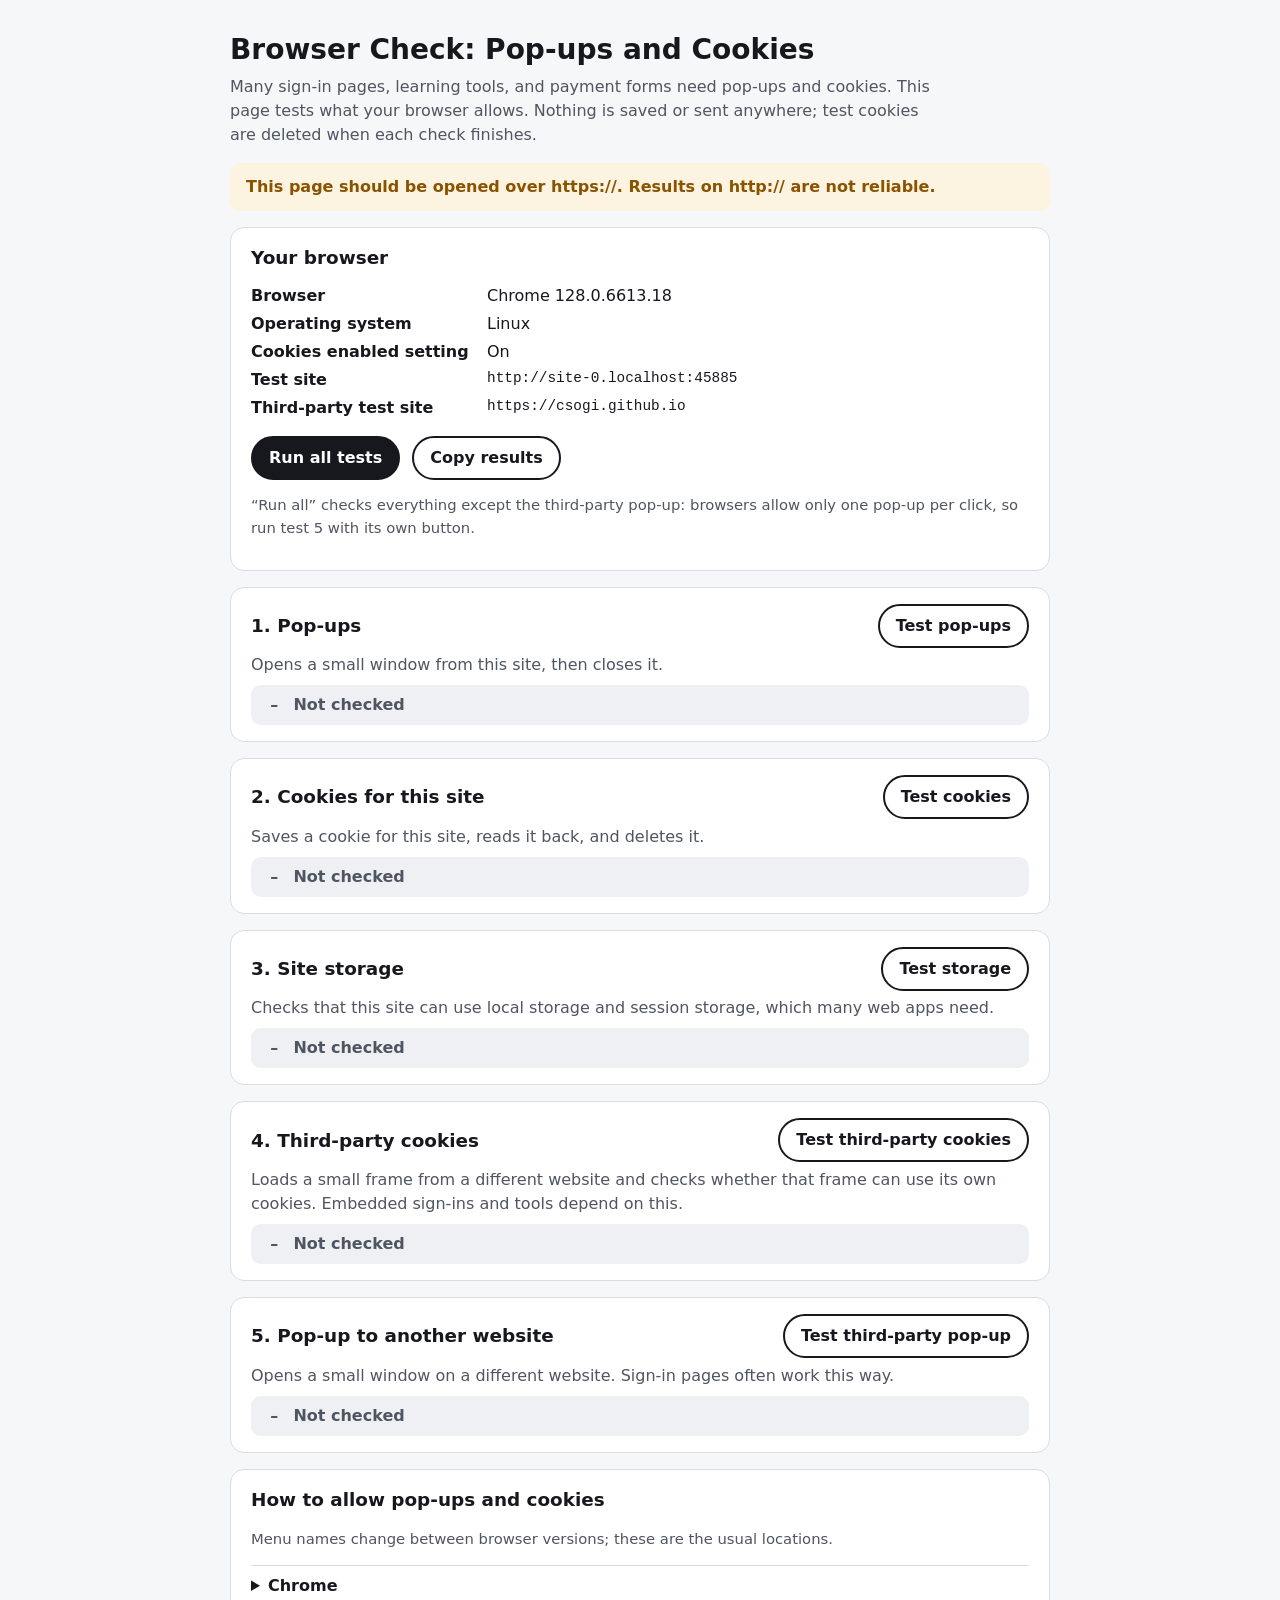
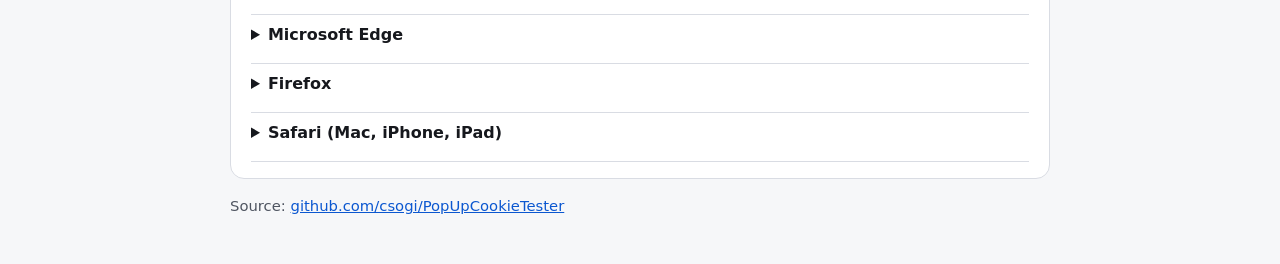
<file: index.html>
<!doctype html>
<html lang="en">
<head>
  <meta charset="utf-8">
  <meta name="viewport" content="width=device-width, initial-scale=1">
  <title>Browser Check: Pop-ups and Cookies</title>
  <meta name="description" content="Checks whether this browser allows pop-ups, cookies, and third-party cookies, and produces a summary you can paste into a support ticket.">
  <link rel="stylesheet" href="assets/app.css">
</head>
<body>
  <a class="skip" href="#main">Skip to tests</a>

  <header class="wrap">
    <h1>Browser Check: Pop-ups and Cookies</h1>
    <p class="lede">
      Many sign-in pages, learning tools, and payment forms need pop-ups and cookies.
      This page tests what your browser allows. Nothing is saved or sent anywhere;
      test cookies are deleted when each check finishes.
    </p>
    <div class="notice warn" id="configNotice" hidden></div>
  </header>

  <main id="main" class="wrap">
    <section class="card" aria-labelledby="envHeading">
      <h2 id="envHeading">Your browser</h2>
      <dl class="env" id="envList">
        <div><dt>Browser</dt><dd id="envBrowser">Detecting…</dd></div>
        <div><dt>Operating system</dt><dd id="envOS">Detecting…</dd></div>
        <div><dt>Cookies enabled setting</dt><dd id="envCookieEnabled">…</dd></div>
        <div><dt>Test site</dt><dd id="envHere" class="mono"></dd></div>
        <div><dt>Third-party test site</dt><dd id="envPartner" class="mono"></dd></div>
      </dl>
      <div class="actions">
        <button type="button" class="btn primary" id="btnRunAll">Run all tests</button>
        <button type="button" class="btn" id="btnCopy">Copy results</button>
        <span class="small" id="copyStatus" role="status"></span>
      </div>
      <p class="small">
        “Run all” checks everything except the third-party pop-up: browsers allow only one pop-up per click,
        so run test 5 with its own button.
      </p>
    </section>

    <ol class="tests">
      <li class="card test" id="test-popup">
        <div class="test-head">
          <h2>1. Pop-ups</h2>
          <button type="button" class="btn" data-run="popup">Test pop-ups</button>
        </div>
        <p class="what">Opens a small window from this site, then closes it.</p>
        <p class="status" role="status" data-state="idle"><span class="icon" aria-hidden="true"></span><span class="label">Not checked</span></p>
        <p class="advice" hidden></p>
      </li>

      <li class="card test" id="test-cookies1p">
        <div class="test-head">
          <h2>2. Cookies for this site</h2>
          <button type="button" class="btn" data-run="cookies1p">Test cookies</button>
        </div>
        <p class="what">Saves a cookie for this site, reads it back, and deletes it.</p>
        <p class="status" role="status" data-state="idle"><span class="icon" aria-hidden="true"></span><span class="label">Not checked</span></p>
        <p class="advice" hidden></p>
      </li>

      <li class="card test" id="test-storage1p">
        <div class="test-head">
          <h2>3. Site storage</h2>
          <button type="button" class="btn" data-run="storage1p">Test storage</button>
        </div>
        <p class="what">Checks that this site can use local storage and session storage, which many web apps need.</p>
        <p class="status" role="status" data-state="idle"><span class="icon" aria-hidden="true"></span><span class="label">Not checked</span></p>
        <p class="advice" hidden></p>
      </li>

      <li class="card test" id="test-cookies3p">
        <div class="test-head">
          <h2>4. Third-party cookies</h2>
          <button type="button" class="btn" data-run="cookies3p">Test third-party cookies</button>
        </div>
        <p class="what">
          Loads a small frame from a different website and checks whether that frame can use its own cookies.
          Embedded sign-ins and tools depend on this.
        </p>
        <p class="status" role="status" data-state="idle"><span class="icon" aria-hidden="true"></span><span class="label">Not checked</span></p>
        <p class="advice" hidden></p>
        <div class="probe-wrap" id="probeWrap" hidden>
          <iframe id="probeFrame" title="Third-party cookie test frame" loading="eager"></iframe>
        </div>
      </li>

      <li class="card test" id="test-popup3p">
        <div class="test-head">
          <h2>5. Pop-up to another website</h2>
          <button type="button" class="btn" data-run="popup3p">Test third-party pop-up</button>
        </div>
        <p class="what">Opens a small window on a different website. Sign-in pages often work this way.</p>
        <p class="status" role="status" data-state="idle"><span class="icon" aria-hidden="true"></span><span class="label">Not checked</span></p>
        <p class="advice" hidden></p>
        <p class="small" id="popup3pFallback" hidden>
          Pop-up blocked? <a id="popup3pLink" href="#" target="_blank">Open the test page in a new tab</a>
          to confirm the other site loads.
        </p>
      </li>
    </ol>

    <section class="card" aria-labelledby="fixHeading">
      <h2 id="fixHeading">How to allow pop-ups and cookies</h2>
      <p class="small">Menu names change between browser versions; these are the usual locations.</p>
      <details>
        <summary>Chrome</summary>
        <ul>
          <li><strong>Pop-ups:</strong> when a pop-up is blocked, select the blocked pop-up icon at the right end of the address bar, choose “Always allow pop-ups and redirects”, then select Done. Or go to Settings › Privacy and security › Site settings › Pop-ups and redirects.</li>
          <li><strong>Third-party cookies:</strong> Settings › Privacy and security › Third-party cookies. Choose “Allow third-party cookies”, or add the site under “Sites allowed to use third-party cookies”. Incognito windows block them by default.</li>
        </ul>
      </details>
      <details>
        <summary>Microsoft Edge</summary>
        <ul>
          <li><strong>Pop-ups:</strong> Settings › Cookies and site permissions › Pop-ups and redirects. Add the site under “Allow”.</li>
          <li><strong>Third-party cookies:</strong> Settings › Cookies and site permissions › Manage and delete cookies and site data. Turn off “Block third-party cookies”, or add the site under “Allow”. Strict tracking prevention can also block some sites.</li>
        </ul>
      </details>
      <details>
        <summary>Firefox</summary>
        <ul>
          <li><strong>Pop-ups:</strong> select Options in the yellow “Firefox prevented this site from opening a pop-up window” bar, then allow pop-ups for the site. Or go to Settings › Privacy &amp; Security › Permissions › Block pop-up windows › Exceptions.</li>
          <li><strong>Third-party cookies:</strong> Firefox keeps a separate set of cookies for each site you visit (Total Cookie Protection). If an embedded tool fails, select the shield icon in the address bar and turn off Enhanced Tracking Protection for that site.</li>
        </ul>
      </details>
      <details>
        <summary>Safari (Mac, iPhone, iPad)</summary>
        <ul>
          <li><strong>Pop-ups on Mac:</strong> Safari › Settings › Websites › Pop-up Windows. Set the site to “Allow”.</li>
          <li><strong>Pop-ups on iPhone and iPad:</strong> Settings › Apps › Safari, then turn off “Block Pop-ups”.</li>
          <li><strong>Third-party cookies:</strong> Safari blocks them by default (“Prevent cross-site tracking”). Turning that off allows them but reduces privacy; try test 4’s “Allow access” button first.</li>
        </ul>
      </details>
    </section>
  </main>

  <footer class="wrap small">
    <p>Source: <a href="https://github.com/csogi/PopUpCookieTester">github.com/csogi/PopUpCookieTester</a></p>
  </footer>

  <script src="config.js"></script>
  <script src="assets/app.js"></script>
</body>
</html>
</file>
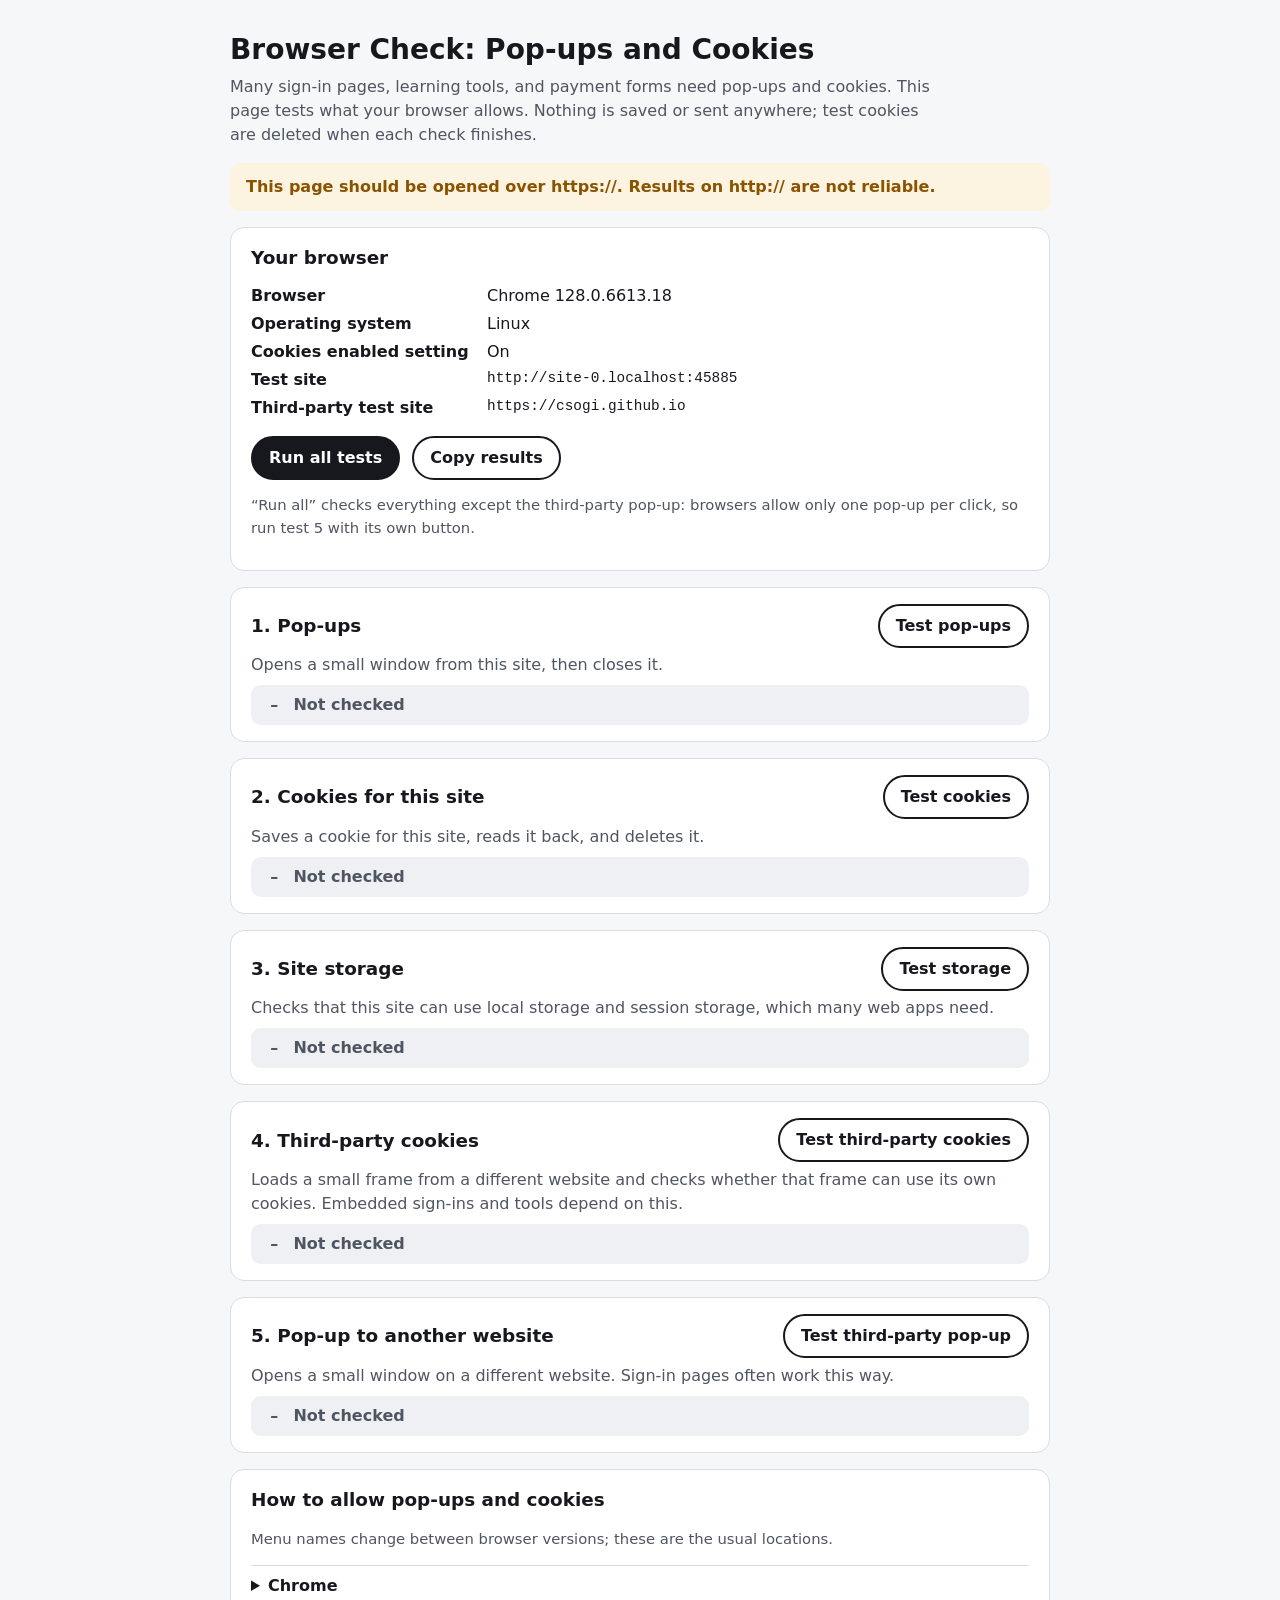
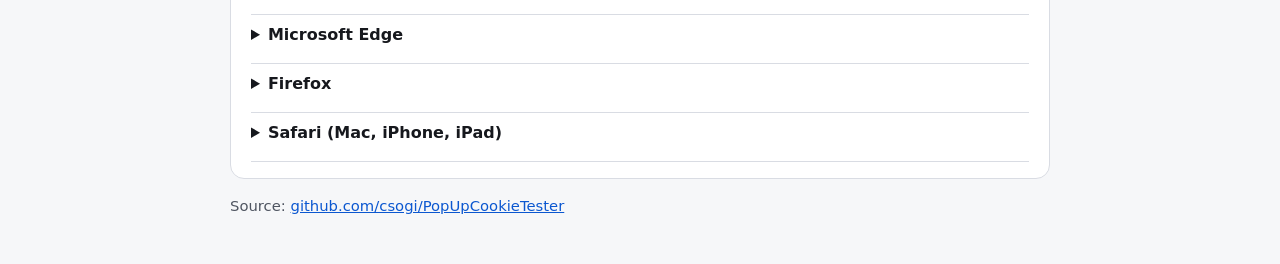
<file: browsercheck.html>
<!doctype html>
<html lang="en">
<head>
  <meta charset="utf-8">
  <title>Browser Check has moved</title>
  <meta http-equiv="refresh" content="0; url=./">
  <link rel="canonical" href="./">
</head>
<body>
  <p>This page has moved. <a href="./">Go to the Browser Check</a>.</p>
</body>
</html>
</file>
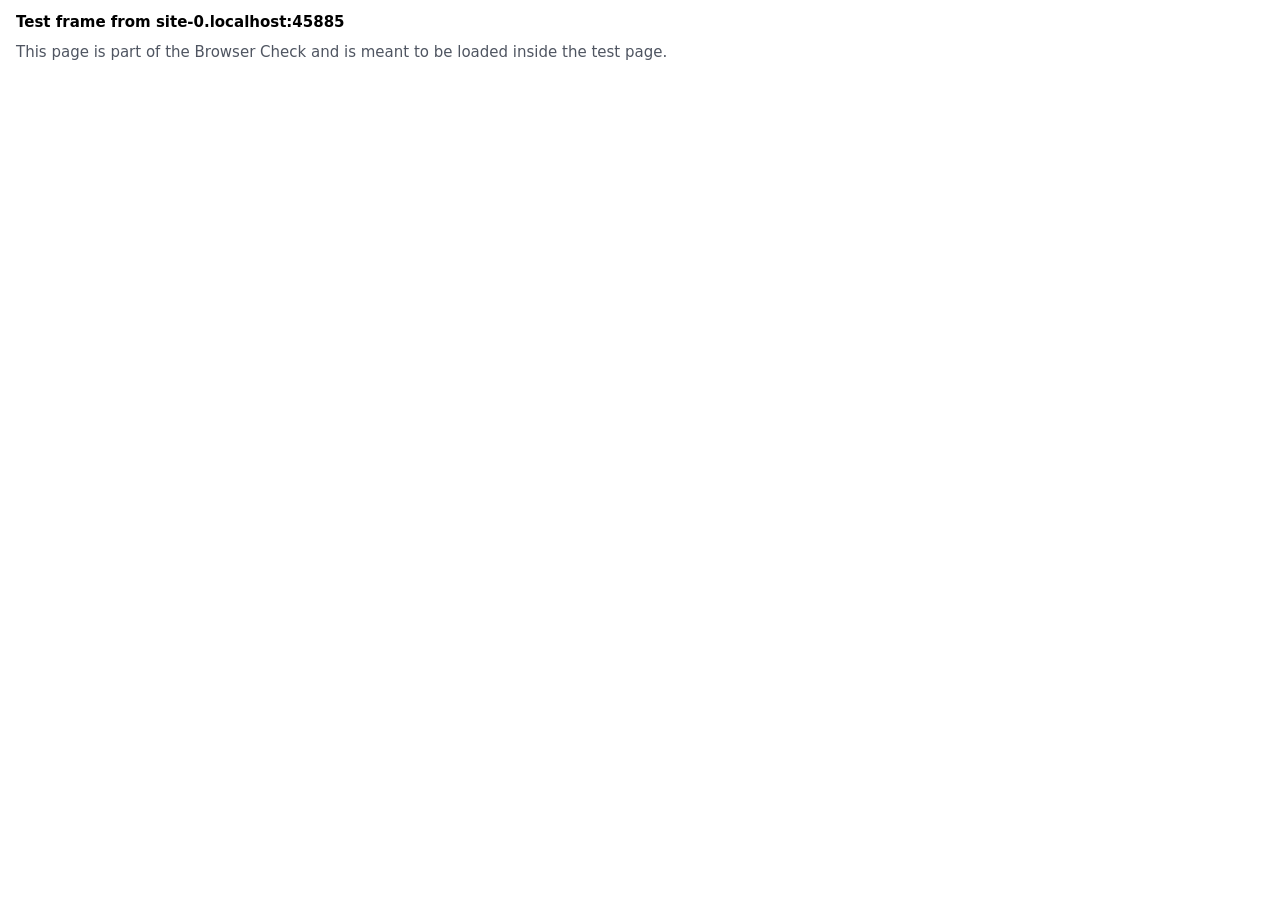
<file: probe/cookie.html>
<!doctype html>
<html lang="en">
<head>
  <meta charset="utf-8">
  <meta name="viewport" content="width=device-width, initial-scale=1">
  <title>Third-party cookie test frame</title>
  <style>
    :root { color-scheme: light dark; --muted:#4f5561; --link:#0b57d0; }
    @media (prefers-color-scheme: dark) { :root { --muted:#b3b9c4; --link:#8ab4f8; } }
    body { margin: 0; padding: .75rem 1rem; font: 15px/1.45 system-ui, -apple-system, "Segoe UI", Roboto, Arial, sans-serif; background: transparent; }
    p { margin: 0 0 .5rem; }
    .muted { color: var(--muted); }
    button { font: inherit; font-weight: 600; min-height: 44px; padding: .4rem 1rem; border-radius: 999px; border: 2px solid currentColor; background: transparent; color: inherit; cursor: pointer; }
    :focus-visible { outline: 3px solid var(--link); outline-offset: 2px; }
  </style>
</head>
<body>
  <p><strong>Test frame from <span id="host"></span></strong></p>
  <p id="msg" class="muted" role="status">Running…</p>
  <p id="reqWrap" hidden>
    <button type="button" id="btnRequest">Allow access</button>
  </p>

  <script src="../config.js"></script>
  <script>
  (function () {
    "use strict";
    var $ = function (id) { return document.getElementById(id); };
    $("host").textContent = location.host;

    // Only report to pages listed in config.js.
    var allowed = ((window.BROWSERCHECK_CONFIG || {}).sites || []).map(function (s) {
      try { return new URL(s).origin; } catch (e) { return null; }
    }).filter(Boolean);
    var parentOrigin = new URLSearchParams(location.search).get("parent");
    var framed = window.parent !== window;

    if (!framed) {
      $("msg").textContent = "This page is part of the Browser Check and is meant to be loaded inside the test page.";
      return;
    }
    if (!parentOrigin || allowed.indexOf(parentOrigin) === -1) {
      $("msg").textContent = "This test page is not listed in config.js, so results will not be reported.";
      return;
    }

    var secure = window.isSecureContext;
    var attrs = "; Path=/; SameSite=None" + (secure ? "; Secure" : "");

    function setAndRead(name, extra) {
      var val = Math.random().toString(36).slice(2);
      try {
        document.cookie = name + "=" + val + "; Max-Age=60" + attrs + (extra || "");
        var ok = document.cookie.indexOf(name + "=" + val) !== -1;
        document.cookie = name + "=; Max-Age=0" + attrs + (extra || "");
        return ok;
      } catch (e) { return false; }
    }

    function hasAccess() {
      if (!document.hasStorageAccess) return Promise.resolve(null); // API not supported
      return document.hasStorageAccess().catch(function () { return null; });
    }

    function run(granted) {
      var cookieOk = setAndRead("bc_3p_test");
      var chipsOk = setAndRead("bc_3p_chips", "; Partitioned");
      var details = [];

      return hasAccess().then(function (sa) {
        var verdict;
        // cookieOk with storage access false = the browser gave us a separate
        // per-site cookie jar (e.g. Firefox Total Cookie Protection).
        if (cookieOk && sa !== false) verdict = "allowed";
        else if (cookieOk || chipsOk) verdict = "partitioned";
        else verdict = "blocked";

        details.push("cookie readable=" + cookieOk);
        details.push("partitioned (CHIPS) cookie readable=" + chipsOk);
        details.push("hasStorageAccess=" + (sa === null ? "unsupported" : sa));
        details.push("secure context=" + secure);

        var canRequest = verdict !== "allowed" && typeof document.requestStorageAccess === "function";
        $("reqWrap").hidden = !canRequest;
        $("msg").textContent = {
          allowed: "This frame can use its cookies.",
          partitioned: "This frame only gets a separate, per-site set of cookies.",
          blocked: "This frame cannot use cookies."
        }[verdict] + (canRequest ? " Select “Allow access” to ask the browser for permission." : "");

        window.parent.postMessage({
          type: "bc-3pc-result",
          verdict: verdict,
          granted: !!granted,
          canRequest: canRequest,
          detail: details.join("; ")
        }, parentOrigin);
        reportHeight();
      });
    }

    function reportHeight() {
      window.parent.postMessage({ type: "bc-probe-resize", height: document.documentElement.scrollHeight + 4 }, parentOrigin);
    }

    $("btnRequest").addEventListener("click", function () {
      $("msg").textContent = "Asking the browser for permission…";
      document.requestStorageAccess().then(function () {
        return run(true);
      }).catch(function () {
        $("msg").textContent = "The browser denied access. Some browsers only allow this after you have visited " +
          location.host + " directly. Run test 5 (pop-up to another website), select “Close” in that window, then try again.";
        reportHeight();
      });
    });

    run(false);
  })();
  </script>
</body>
</html>
</file>
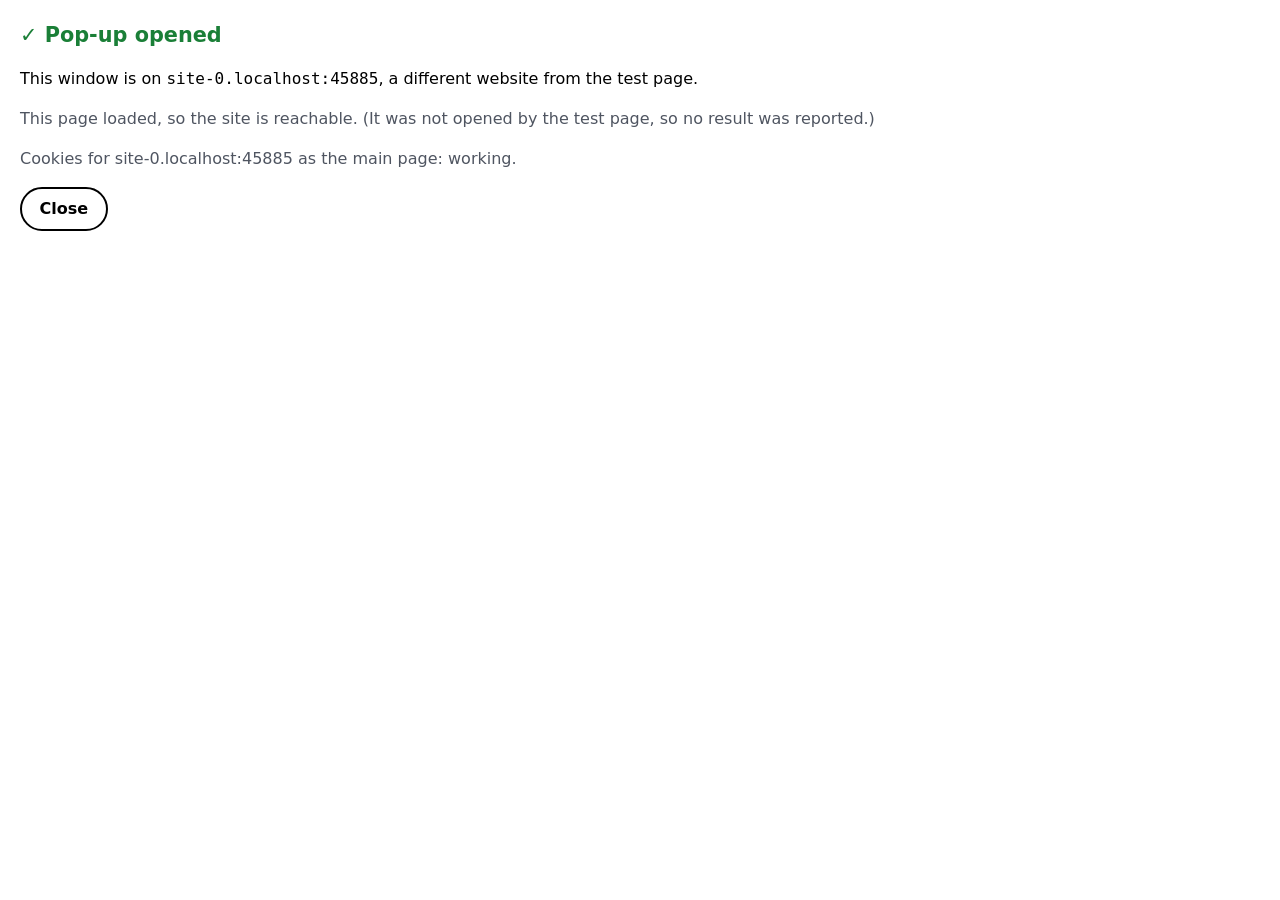
<file: probe/popup.html>
<!doctype html>
<html lang="en">
<head>
  <meta charset="utf-8">
  <meta name="viewport" content="width=device-width, initial-scale=1">
  <title>Browser Check: pop-up test</title>
  <style>
    :root { color-scheme: light dark; --muted:#4f5561; --link:#0b57d0; --pass:#1a7f37; }
    @media (prefers-color-scheme: dark) { :root { --muted:#b3b9c4; --link:#8ab4f8; --pass:#6fd38a; } }
    body { margin: 0; padding: 1.25rem; font: 16px/1.5 system-ui, -apple-system, "Segoe UI", Roboto, Arial, sans-serif; }
    h1 { font-size: 1.3rem; margin: 0 0 .5rem; color: var(--pass); }
    .muted { color: var(--muted); }
    code { font-family: ui-monospace, Menlo, Consolas, monospace; }
    button { font: inherit; font-weight: 600; min-height: 44px; padding: .4rem 1.1rem; border-radius: 999px; border: 2px solid currentColor; background: transparent; color: inherit; cursor: pointer; }
    :focus-visible { outline: 3px solid var(--link); outline-offset: 2px; }
  </style>
</head>
<body>
  <main>
    <h1>✓ Pop-up opened</h1>
    <p>This window is on <code id="host"></code>, a different website from the test page.</p>
    <p id="ack" class="muted" role="status"></p>
    <p id="cookie" class="muted"></p>
    <p><button type="button" id="btnClose">Close</button></p>
    <p class="muted small" id="auto"></p>
  </main>

  <script src="../config.js"></script>
  <script>
  (function () {
    "use strict";
    var $ = function (id) { return document.getElementById(id); };
    $("host").textContent = location.host;

    var allowed = ((window.BROWSERCHECK_CONFIG || {}).sites || []).map(function (s) {
      try { return new URL(s).origin; } catch (e) { return null; }
    }).filter(Boolean);
    var openerOrigin = new URLSearchParams(location.search).get("opener");

    // Report back to the test page (only if it is a configured site).
    if (window.opener && openerOrigin && allowed.indexOf(openerOrigin) !== -1) {
      try {
        window.opener.postMessage({ type: "bc-popup-ack" }, openerOrigin);
        $("ack").textContent = "Result sent to the test page. You can close this window.";
      } catch (e) {
        $("ack").textContent = "Could not report back to the test page.";
      }
    } else {
      $("ack").textContent = "This page loaded, so the site is reachable. (It was not opened by the test page, so no result was reported.)";
    }

    // Cookies for this site while it is the top-level page.
    var name = "bc_popup_test", val = Math.random().toString(36).slice(2);
    var attrs = "; Path=/; SameSite=Lax" + (window.isSecureContext ? "; Secure" : "");
    var ok = false;
    try {
      document.cookie = name + "=" + val + "; Max-Age=60" + attrs;
      ok = document.cookie.indexOf(name + "=" + val) !== -1;
      document.cookie = name + "=; Max-Age=0" + attrs;
    } catch (e) {}
    $("cookie").textContent = "Cookies for " + location.host + " as the main page: " + (ok ? "working." : "blocked.");

    // Selecting Close counts as a visit with interaction, which some browsers
    // require before the Storage Access API ("Allow access") will succeed.
    $("btnClose").addEventListener("click", function () { window.close(); });

    // Close automatically if opened by the test page and the user does nothing.
    if (window.opener) {
      var secs = 8;
      var tick = function () {
        $("auto").textContent = "This window will close in " + secs + " seconds.";
        if (secs-- <= 0) { try { window.close(); } catch (e) {} return; }
        timer = setTimeout(tick, 1000);
      };
      var timer = setTimeout(tick, 0);
      document.addEventListener("pointerdown", function () { clearTimeout(timer); $("auto").textContent = ""; }, { once: true });
      document.addEventListener("keydown", function () { clearTimeout(timer); $("auto").textContent = ""; }, { once: true });
    }
  })();
  </script>
</body>
</html>
</file>
<file: assets/app.css>
:root {
  --bg: #f6f7f9;
  --card: #ffffff;
  --border: #d9dce3;
  --text: #16181d;
  --muted: #4f5561;
  --link: #0b57d0;
  --focus: #0b57d0;
  --pass: #1a7f37;
  --warn: #8a5300;
  --fail: #b3261e;
  --idle: #4f5561;
  --pass-bg: #e8f5ec;
  --warn-bg: #fdf3e1;
  --fail-bg: #fbeaea;
  --code-bg: #eef0f4;
  color-scheme: light dark;
}

@media (prefers-color-scheme: dark) {
  :root {
    --bg: #121418;
    --card: #1c1f25;
    --border: #353a44;
    --text: #eceef2;
    --muted: #b3b9c4;
    --link: #8ab4f8;
    --focus: #8ab4f8;
    --pass: #6fd38a;
    --warn: #f2c063;
    --fail: #ff8a80;
    --idle: #a3a9b5;
    --pass-bg: #16301f;
    --warn-bg: #352812;
    --fail-bg: #3a1a1a;
    --code-bg: #262a32;
  }
}

* { box-sizing: border-box; }

body {
  margin: 0;
  font-family: system-ui, -apple-system, "Segoe UI", Roboto, Arial, sans-serif;
  line-height: 1.5;
  background: var(--bg);
  color: var(--text);
}

.wrap { max-width: 860px; margin: 0 auto; padding: 0 1.25rem; }
header.wrap { padding-top: 2rem; }
footer.wrap { padding-bottom: 2rem; }

h1 { margin: 0 0 .5rem; font-size: 1.75rem; line-height: 1.25; }
h2 { margin: 0; font-size: 1.15rem; }
.lede { margin: 0 0 1rem; color: var(--muted); max-width: 70ch; }
.small { font-size: .925rem; color: var(--muted); }
.mono { font-family: ui-monospace, SFMono-Regular, Menlo, Consolas, monospace; font-size: .9em; word-break: break-all; }

a { color: var(--link); }

:focus-visible { outline: 3px solid var(--focus); outline-offset: 2px; }

.skip {
  position: absolute; left: -9999px; top: 0;
  background: var(--card); color: var(--text); padding: .5rem 1rem; z-index: 10;
}
.skip:focus { left: 1rem; top: 1rem; }

.card {
  background: var(--card);
  border: 1px solid var(--border);
  border-radius: 14px;
  padding: 1rem 1.25rem;
  margin: 0 0 1rem;
}

.tests { list-style: none; margin: 0; padding: 0; }

.test-head {
  display: flex; flex-wrap: wrap; gap: .75rem;
  align-items: center; justify-content: space-between;
}
.what { margin: .35rem 0 .5rem; color: var(--muted); }

.btn {
  font: inherit; font-weight: 600;
  min-height: 44px; padding: .5rem 1rem;
  border-radius: 999px;
  border: 2px solid var(--text);
  background: transparent; color: var(--text);
  cursor: pointer;
}
.btn.primary { background: var(--text); color: var(--card); }
.btn:disabled { opacity: .6; cursor: not-allowed; }

.actions { display: flex; flex-wrap: wrap; gap: .75rem; align-items: center; margin: 1rem 0 .5rem; }

.env { display: grid; grid-template-columns: 1fr; gap: .25rem; margin: .75rem 0 0; }
.env > div { display: grid; grid-template-columns: minmax(11rem, 14rem) 1fr; gap: .75rem; }
.env dt { font-weight: 600; }
.env dd { margin: 0; }
@media (max-width: 560px) { .env > div { grid-template-columns: 1fr; gap: 0; margin-bottom: .4rem; } }

/* Status line. Meaning is carried by the text and icon, not color alone. */
.status {
  display: flex; align-items: flex-start; gap: .5rem;
  margin: 0; padding: .5rem .75rem;
  border-radius: 10px;
  font-weight: 700;
  color: var(--idle);
  background: var(--code-bg);
}
.status .icon { flex: none; width: 1.4rem; text-align: center; }
.status[data-state="idle"] .icon::before    { content: "–"; }
.status[data-state="running"] .icon::before { content: "…"; }
.status[data-state="pass"]  { color: var(--pass); background: var(--pass-bg); }
.status[data-state="pass"] .icon::before    { content: "✓"; }
.status[data-state="warn"]  { color: var(--warn); background: var(--warn-bg); }
.status[data-state="warn"] .icon::before    { content: "!"; }
.status[data-state="fail"]  { color: var(--fail); background: var(--fail-bg); }
.status[data-state="fail"] .icon::before    { content: "✕"; }

.advice { margin: .5rem 0 0; }

.notice { padding: .75rem 1rem; border-radius: 10px; margin: 0 0 1rem; font-weight: 600; }
.notice.warn { color: var(--warn); background: var(--warn-bg); }

.probe-wrap { margin-top: .75rem; }
.probe-wrap iframe {
  display: block; width: 100%; height: 150px;
  border: 1px dashed var(--border); border-radius: 10px;
  background: var(--card);
}

details { border-top: 1px solid var(--border); padding: .5rem 0; }
details:last-child { border-bottom: 1px solid var(--border); }
summary { cursor: pointer; font-weight: 600; min-height: 32px; }
details ul { margin: .5rem 0; padding-left: 1.25rem; }
details li { margin-bottom: .4rem; }

@media (prefers-reduced-motion: reduce) { * { transition: none !important; animation: none !important; } }
</file>
